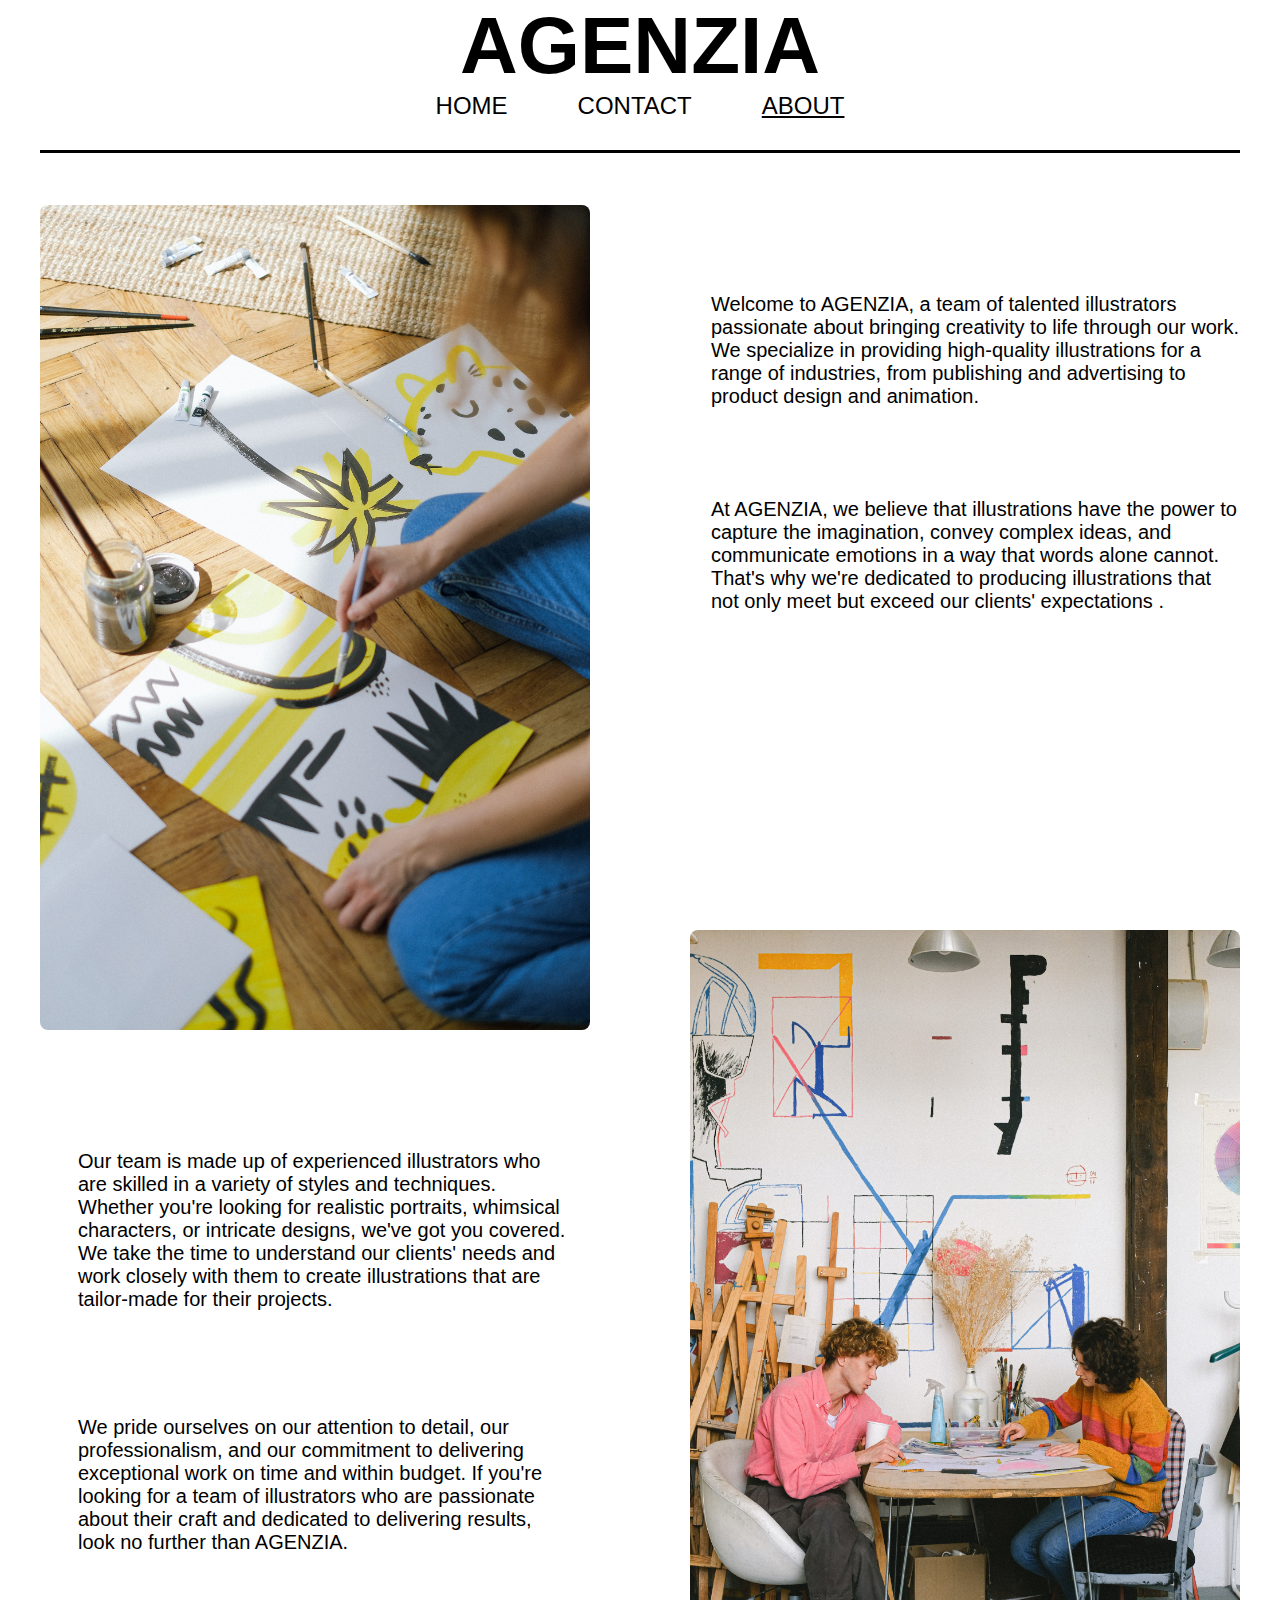
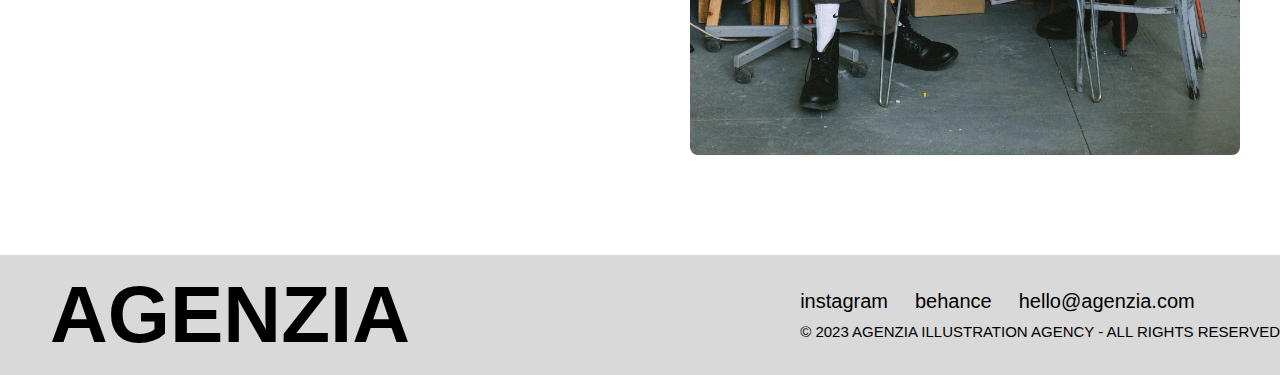
<file: about.html>
<!DOCTYPE html>
<html lang="en">
<head>
    <meta charset="UTF-8">
    <meta http-equiv="X-UA-Compatible" content="IE=edge">
    <meta name="viewport" content="width=device-width, initial-scale=1.0">
    <link rel="stylesheet" href="css/style.css">
    <title>ABOUT | AGENZIA</title>
    <link rel="icon" type="image/x-icon" href="./images/paint-palette.ico">
</head>
<body>
    <header>
        <p>AGENZIA</p>
        <nav>
            <ul>
                <li><a href="index.html">HOME</a></li>
                <li><a href="contact.html">CONTACT</a></li>
                <li><a class="active" href="about.html">ABOUT</a></li>
            </ul>
        </nav>
    </header>
    <main>
        <div class="about_first_block">
            <img src="images/about_1.jpg" alt="Image About 1">
            <div class="about_text1">
                <p>Welcome to AGENZIA, a team of talented illustrators <strong>passionate</strong> about bringing creativity to life through our work. We specialize in providing <strong>high-quality</strong> illustrations for a range of industries, from publishing and advertising to product design and animation.</p>
                <p>At AGENZIA, we believe that illustrations have the <strong>power to capture the imagination</strong>, convey complex ideas, and communicate emotions in a way that words alone cannot. That's why we're <strong>dedicated</strong> to producing illustrations that not only meet but <strong>exceed our clients' expectations</strong> .</p>   
            </div>
        </div>
        <div class="about_second_block">
            <div class="about_text2">
                <p>Our team is made up of experienced illustrators who are skilled in a <strong>variety of styles</strong> and techniques. Whether you're looking for realistic portraits, whimsical characters, or <strong>intricate designs</strong>, we've got you covered. We take the time to understand our <strong>clients' needs</strong> and work closely with them to create illustrations that are tailor-made for their projects.</p>
                <p>We pride ourselves on our <strong>attention to detail</strong>, our professionalism, and our commitment to delivering exceptional work on time and within budget. If you're looking for a team of illustrators who are <strong>passionate about their craft</strong> and dedicated to delivering results, look no further than AGENZIA.</p>
            </div>
            <img src="images/about_2.jpg" alt="Image About 2">
        </div>
    </main>
    <footer> <!-- sistemare responsive-->
        <h2><a href="index.html">AGENZIA</a></h2>
        <div>
            <div>
                <ul>
                    <li><a href="http://www.instagram.com">instagram</a></li>
                    <li><a href="http://www.behance.net">behance</a></li>
                    <li><a href="mailto:hello@agenzia.com">hello@agenzia.com</a></li>
                </ul>
            </div>
            <p>© 2023 AGENZIA ILLUSTRATION AGENCY - ALL RIGHTS RESERVED</p>
        </div>
    </footer>
</body>
</html>
</file>
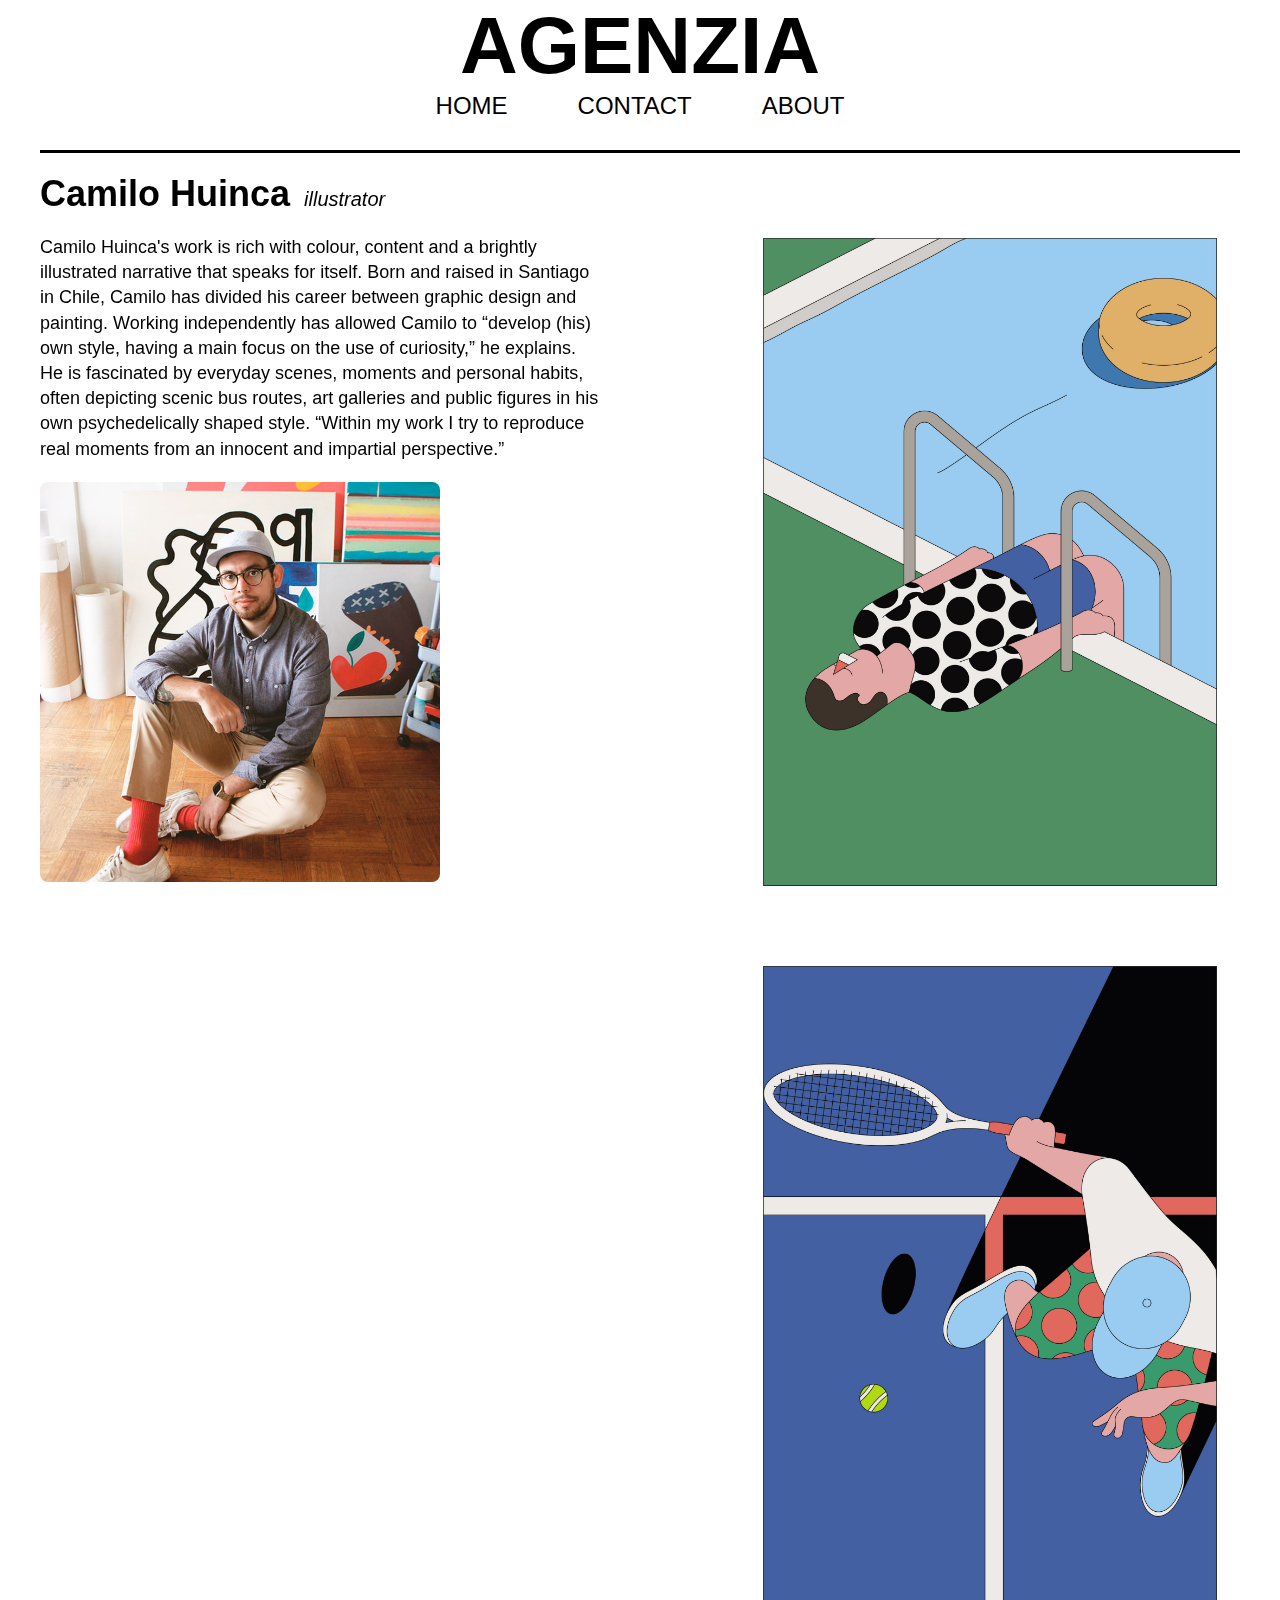
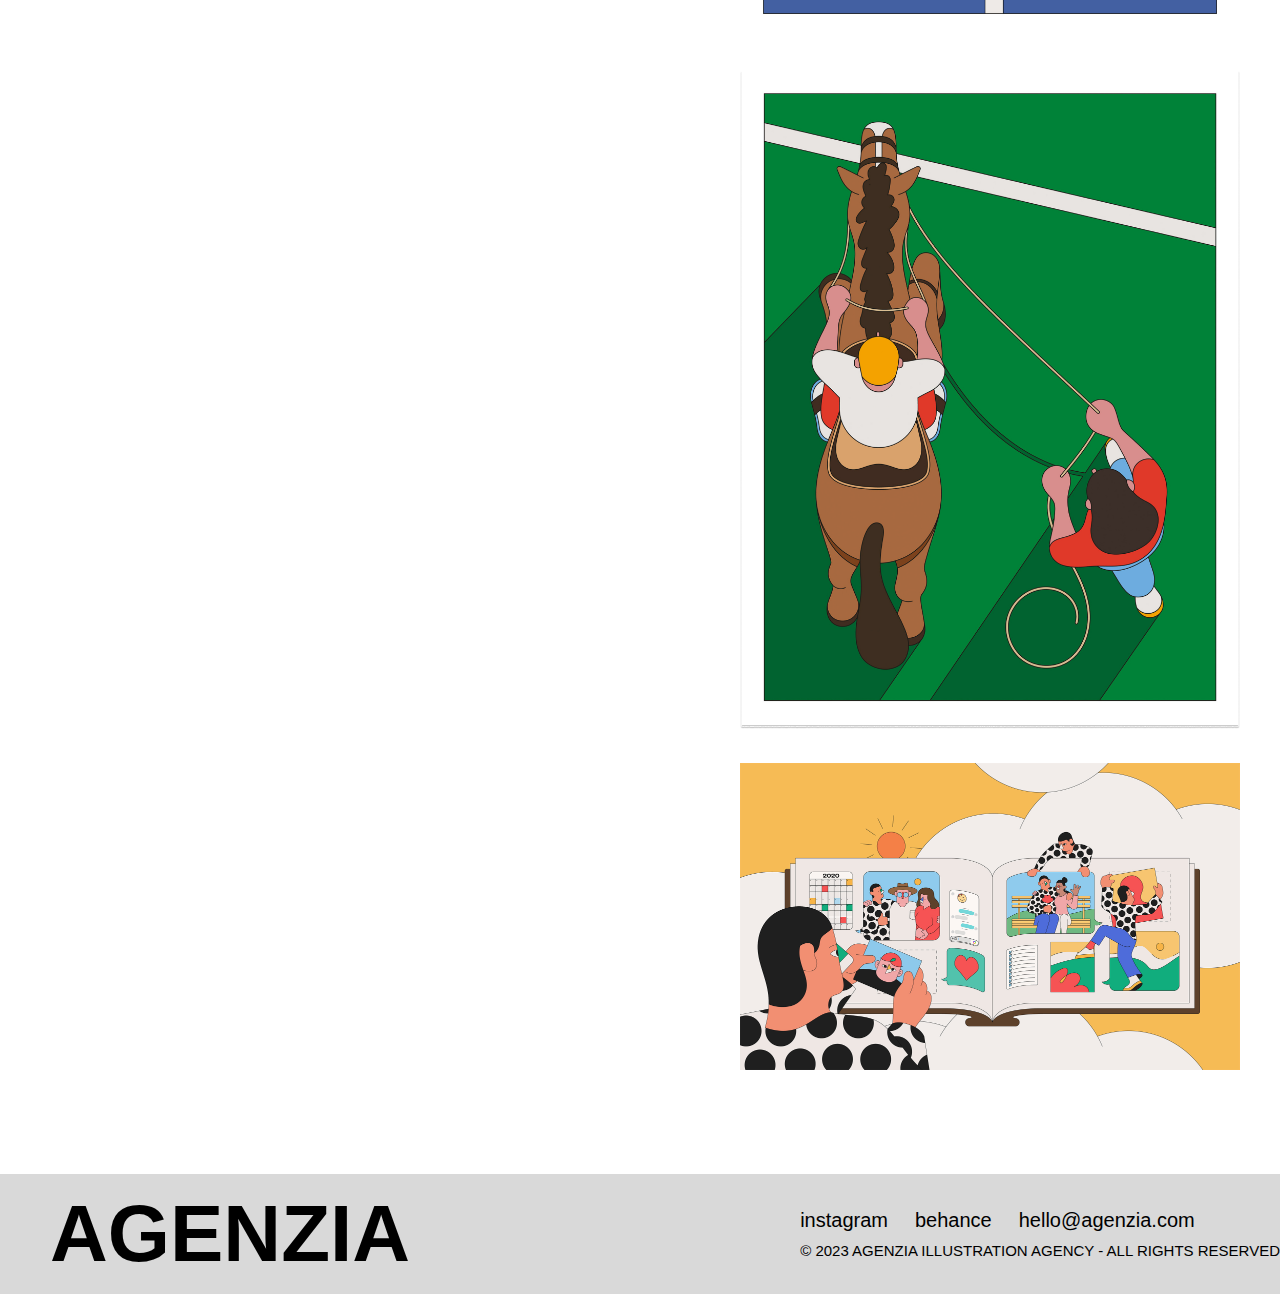
<file: camilo_huinca.html>
<!DOCTYPE html>
<html lang="en">
<head>
    <meta charset="UTF-8">
    <meta http-equiv="X-UA-Compatible" content="IE=edge">
    <meta name="viewport" content="width=device-width, initial-scale=1.0">
    <link rel="stylesheet" href="css/style.css">
    <title>Camilo Huinca | AGENZIA</title>
    <link rel="icon" type="image/x-icon" href="./images/paint-palette.ico">
</head>
<body>
    <header>
        <p>AGENZIA</p>
        <nav>
            <ul>
                <li><a href="index.html">HOME</a></li>
                <li><a href="contact.html">CONTACT</a></li>
                <li><a href="about.html">ABOUT</a></li>
            </ul>
        </nav>
    </header>
    <main>
        <div class="artist_name">
            <h2>Camilo Huinca</h2>
            <p>illustrator</p>
        </div>
        <div class="artist_page">
            <div class="bio">
                <p>Camilo Huinca's work is rich with colour, content and a brightly illustrated narrative that speaks for itself. Born and raised in Santiago in Chile, Camilo has divided his career between graphic design and painting. Working independently has allowed Camilo to “develop (his) own style, having a main focus on the use of curiosity,” he explains. He is fascinated by everyday scenes, moments and personal habits, often depicting scenic bus routes, art galleries and public figures in his own psychedelically shaped style. “Within my work I try to reproduce real moments from an innocent and impartial perspective.”</p>
                <img class="propic" src="images/artists/camilo_propic.jpg" alt="Camilo Huinca Profile Picture">
            </div>
            <div class="gallery">
                <a href="#myModal-1"><img src="images/artists/camilo_1.jpg" alt="Illustration 1"></a>
                <a href="#myModal-2"><img src="images/artists/camilo_2.jpg" alt="Illustration 2"></a>
                <a href="#myModal-3"><img src="images/artists/camilo_3.jpg" alt="Illustration 3"></a>
                <a href="#myModal-4"><img src="images/artists/camilo_4.jpg" alt="Illustration 4"></a>
            </div>
        </div>
    </main>
    <footer> <!-- sistemare responsive-->
        <h2><a href="index.html">AGENZIA</a></h2>
        <div>
            <div>
                <ul>
                    <li><a href="http://www.instagram.com">instagram</a></li>
                    <li><a href="http://www.behance.net">behance</a></li>
                    <li><a href="mailto:hello@agenzia.com">hello@agenzia.com</a></li>
                </ul>
            </div>
            <p>© 2023 AGENZIA ILLUSTRATION AGENCY - ALL RIGHTS RESERVED</p>
        </div>
    </footer>
    <div id="myModal-1" class="modal">
        <div class="modal-content">
          <a href="#" id="closeModal" class="close">&times;</a>
          <img src="images/artists/camilo_1.jpg">
        </div>
    </div>
    <div id="myModal-2" class="modal">
        <div class="modal-content">
          <a href="#" id="closeModal" class="close">&times;</a>
          <img src="images/artists/camilo_2.jpg">
        </div>
    </div>
    <div id="myModal-3" class="modal">
        <div class="modal-content">
          <a href="#" id="closeModal" class="close">&times;</a>
          <img src="images/artists/camilo_3.jpg">
        </div>
    </div>
    <div id="myModal-4" class="modal">
        <div class="modal-content">
          <a href="#" id="closeModal" class="close">&times;</a>
          <img src="images/artists/camilo_4.jpg">
        </div>
    </div>
</body>
</html>
</file>
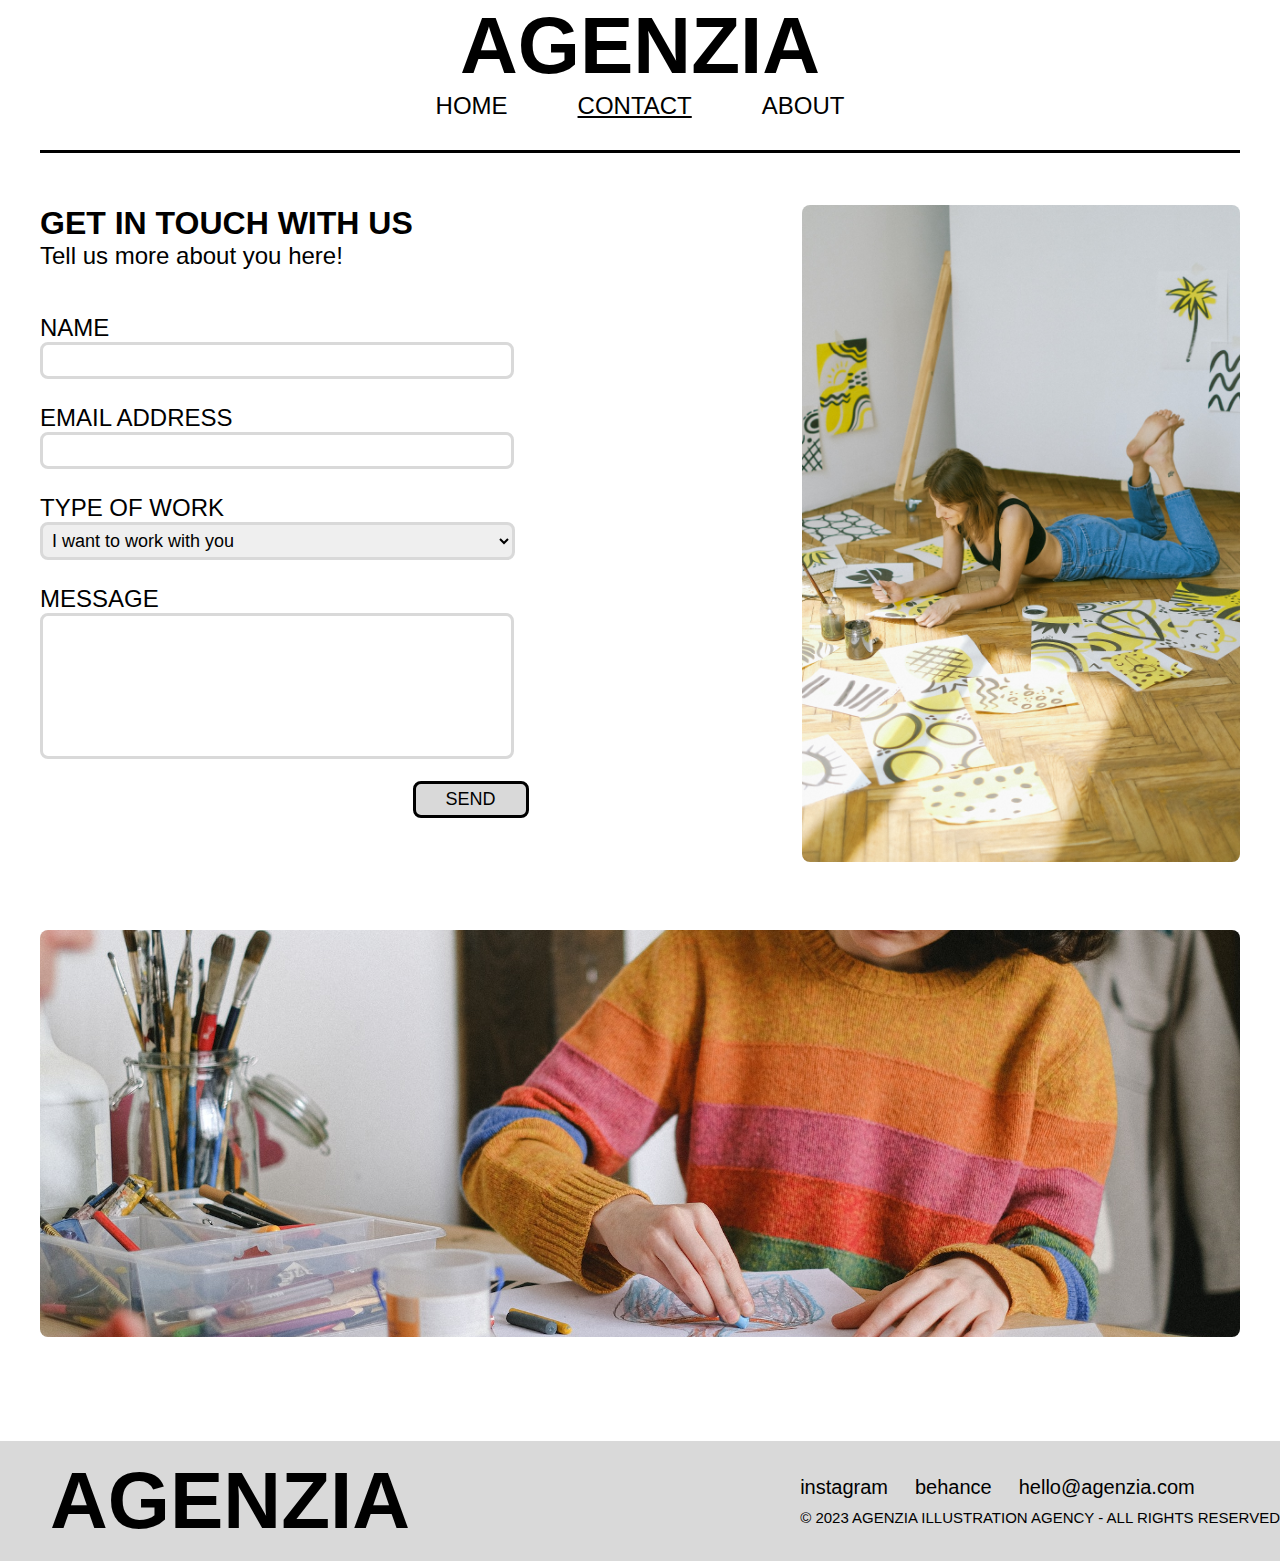
<file: contact.html>
<!DOCTYPE html>
<html lang="en">
<head>
    <meta charset="UTF-8">
    <meta http-equiv="X-UA-Compatible" content="IE=edge">
    <meta name="viewport" content="width=device-width, initial-scale=1.0">
    <link rel="stylesheet" href="css/style.css">
    <title>CONTACT | AGENZIA</title>
    <link rel="icon" type="image/x-icon" href="./images/paint-palette.ico">
</head>
<body>
    <header>
        <p>AGENZIA</p>
        <nav>
            <ul>
                <li><a href="index.html">HOME</a></li>
                <li><a class="active" href="contact.html">CONTACT</a></li>
                <li><a href="about.html">ABOUT</a></li>
            </ul>
        </nav>
    </header>
<main>
        <div class="contact_first_block">
            <div>
                <div>
                    <h2 class="contact_h2">GET IN TOUCH WITH US</h2>
                    <p class="contact_p">Tell us more about you here!</p>
                </div>
                    <div class="container">
                        <form action="contact.html">
                        <div class="row">
                          <div class="col-25">
                            <label for="name">NAME</label>
                          </div>
                          <div class="col-75">
                            <input type="text" id="name" name="name">
                          </div>
                        </div>
                        <div class="row">
                          <div class="col-25">
                            <label for="email">EMAIL ADDRESS</label>
                          </div>
                          <div class="col-75">
                            <input type="text" id="email" name="email">
                          </div>
                        </div>
                        <div class="row">
                          <div class="col-25">
                            <label for="work">TYPE OF WORK</label>
                          </div>
                          <div class="col-75">
                            <select id="type_of_work" name="type of work">
                              <option value="work_with_us">I want to work with you</option>
                              <option value="need_illustration">I need an illustration</option>
                            </select>
                          </div>
                        </div>
                        <div class="row">
                          <div class="col-25">
                            <label for="message">MESSAGE</label>
                          </div>
                          <div class="col-75" type="message">
                            <textarea id="message" name="message" style="height:130px"></textarea>
                          </div>
                        </div>
                        <br>
                        <div class="row" type="send">
                          <input type="submit" value="SEND">
                        </div>
                        </form>
                    </div>
            </div>
            <img class="contact_img1" src="images/contact_1.jpg" alt="Image Contact 1">
        </div>
        <img class="contact_img2" src="images/contact_2.jpg" alt="Image Contact 2">
    </main>
    <footer> <!-- sistemare responsive-->
        <h2><a href="index.html">AGENZIA</a></h2>
        <div>
            <div>
                <ul>
                    <li><a href="http://www.instagram.com">instagram</a></li>
                    <li><a href="http://www.behance.net">behance</a></li>
                    <li><a href="mailto:hello@agenzia.com">hello@agenzia.com</a></li>
                </ul>
            </div>
            <p>© 2023 AGENZIA ILLUSTRATION AGENCY - ALL RIGHTS RESERVED</p>
        </div>
    </footer>
</body>
</html>
</file>
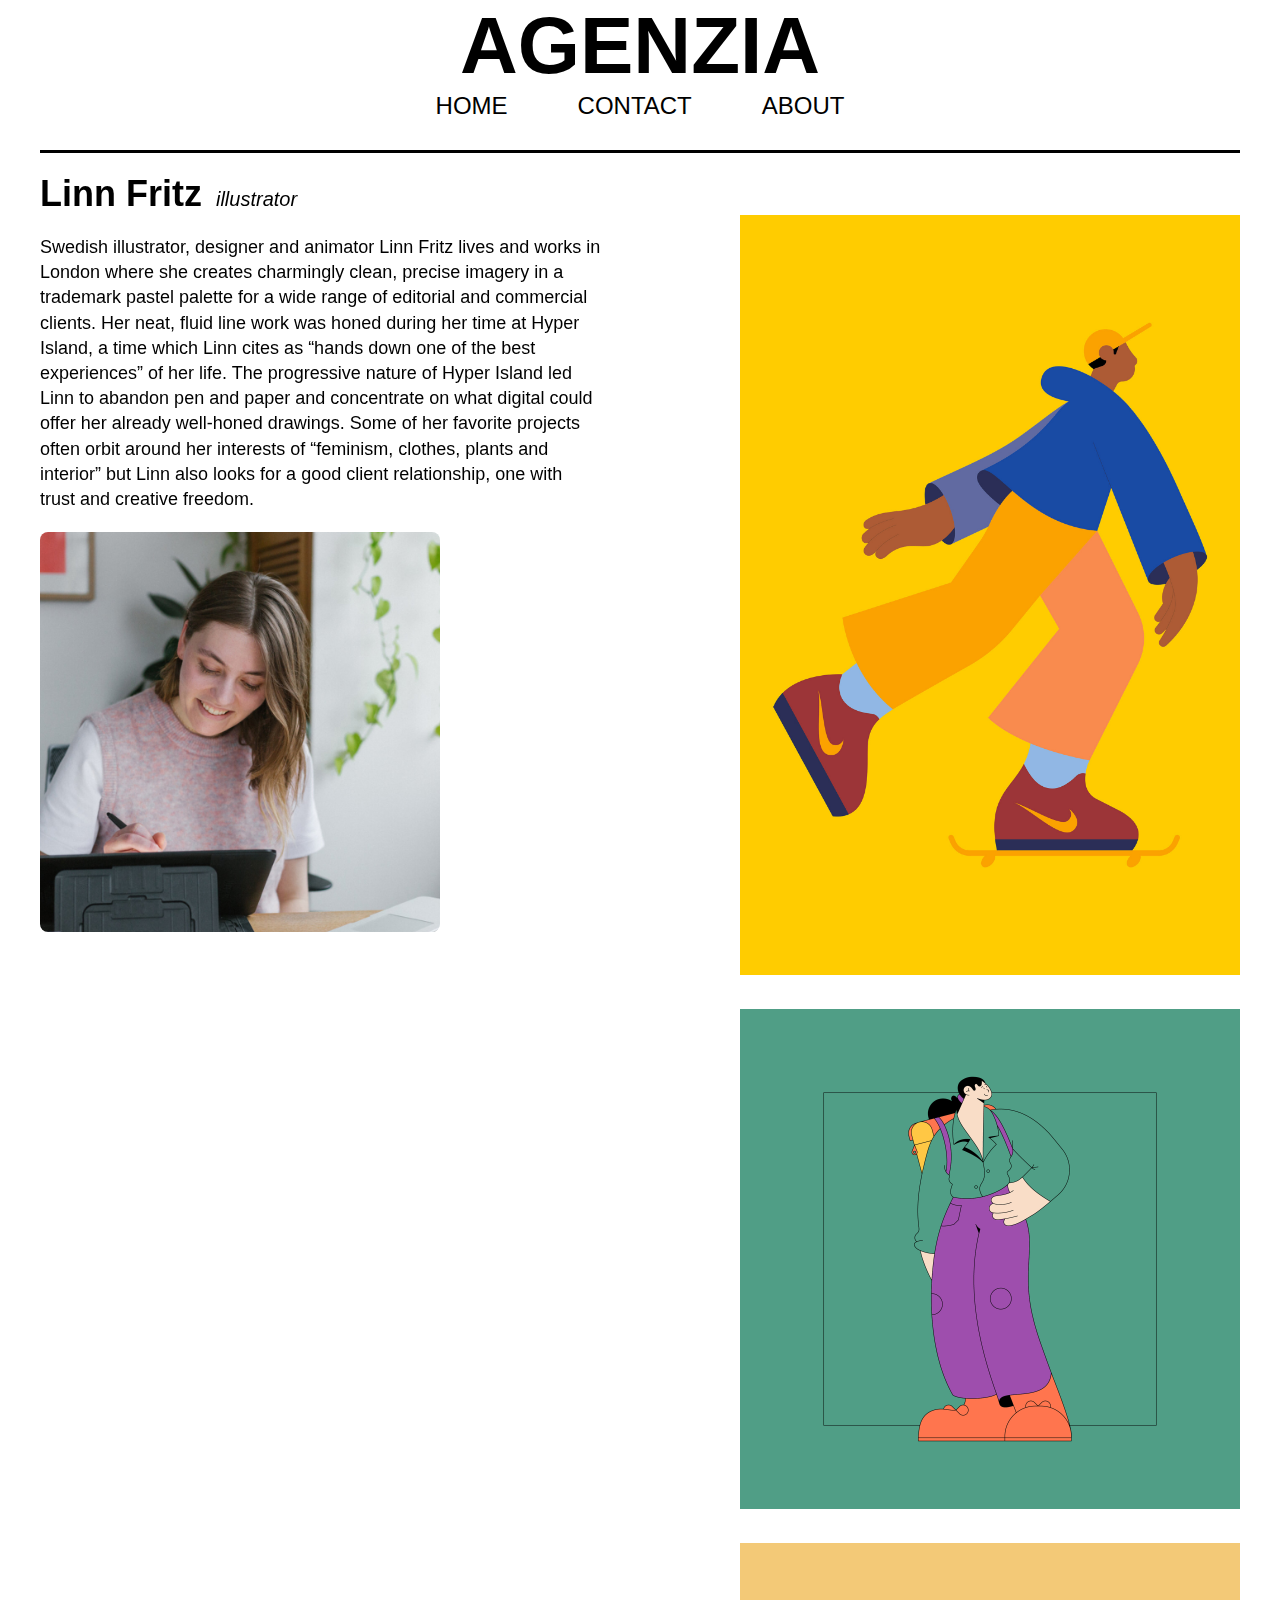
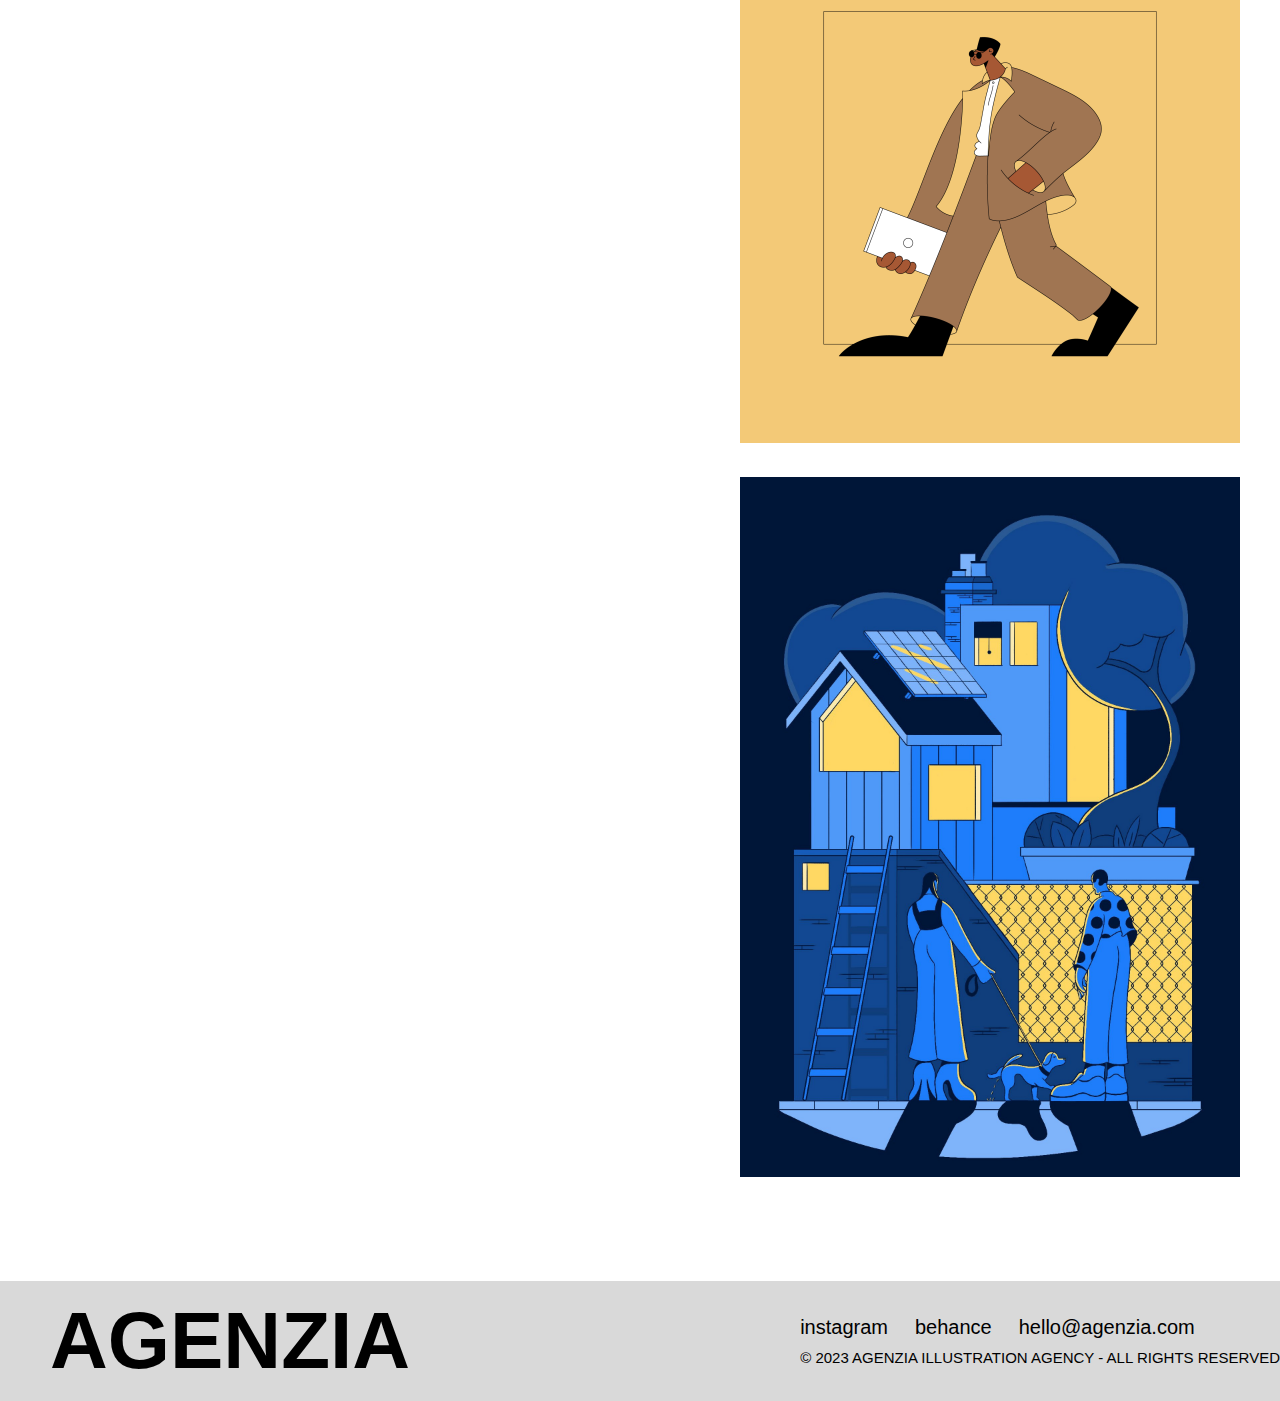
<file: linn_fritz.html>
<!DOCTYPE html>
<html lang="en">
<head>
    <meta charset="UTF-8">
    <meta http-equiv="X-UA-Compatible" content="IE=edge">
    <meta name="viewport" content="wi<!DOCTYPE html>
    <html lang="en">
    <head>
        <meta charset="UTF-8">
        <meta http-equiv="X-UA-Compatible" content="IE=edge">
        <meta name="viewport" content="width=device-width, initial-scale=1.0">
        <link rel="stylesheet" href="css/style.css">
        <title>Linn Fritz | AGENZIA</title>
        <link rel="icon" type="image/x-icon" href="./images/paint-palette.ico">
    </head>
    <body>
        <header>
            <p>AGENZIA</p>
            <nav>
                <ul>
                    <li><a href="index.html">HOME</a></li>
                    <li><a href="contact.html">CONTACT</a></li>
                    <li><a href="about.html">ABOUT</a></li>
                </ul>
            </nav>
        </header>
        <main>
            <div class="artist_name">
                <h2>Linn Fritz</h2>
                <p>illustrator</p>
            </div>
            <div class="artist_page">
                <div class="bio">
                    <p>Swedish illustrator, designer and animator Linn Fritz lives and works in London where she creates charmingly clean, precise imagery in a trademark pastel palette for a wide range of editorial and commercial clients. Her neat, fluid line work was honed during her time at Hyper Island, a time which Linn cites as “hands down one of the best experiences” of her life. The progressive nature of Hyper Island led Linn to abandon pen and paper and concentrate on what digital could offer her already well-honed drawings. Some of her favorite projects often orbit around her interests of “feminism, clothes, plants and interior” but Linn also looks for a good client relationship, one with trust and creative freedom.</p>
                    <img class="propic" src="images/artists/linn_propic.jpg" alt="Linn Fritz Profile Picture">
                </div>
                <div class="gallery">
                    <a href="#myModal-1"><img src="images/artists/linn_1.jpg" alt="Illustration 1"></a>
                    <a href="#myModal-2"><img src="images/artists/linn_2.jpg" alt="Illustration 2"></a>
                    <a href="#myModal-3"><img src="images/artists/linn_3.jpg" alt="Illustration 3"></a>
                    <a href="#myModal-4"><img src="images/artists/linn_4.jpg" alt="Illustration 4"></a>
                </div>
            </div>
        </main>
        <footer> <!-- sistemare responsive-->
            <h2><a href="index.html">AGENZIA</a></h2>
            <div>
                <div>
                    <ul>
                        <li><a href="http://www.instagram.com">instagram</a></li>
                        <li><a href="http://www.behance.net">behance</a></li>
                        <li><a href="mailto:hello@agenzia.com">hello@agenzia.com</a></li>
                    </ul>
                </div>
                <p>© 2023 AGENZIA ILLUSTRATION AGENCY - ALL RIGHTS RESERVED</p>
            </div>
        </footer>
        <div id="myModal-1" class="modal">
            <div class="modal-content">
              <a href="#" id="closeModal" class="close">&times;</a>
              <img src="images/artists/linn_1.jpg">
            </div>
        </div>
        <div id="myModal-2" class="modal">
            <div class="modal-content">
              <a href="#" id="closeModal" class="close">&times;</a>
              <img src="images/artists/linn_2.jpg">
            </div>
        </div>
        <div id="myModal-3" class="modal">
            <div class="modal-content">
              <a href="#" id="closeModal" class="close">&times;</a>
              <img src="images/artists/linn_3.jpg">
            </div>
        </div>
        <div id="myModal-4" class="modal">
            <div class="modal-content">
              <a href="#" id="closeModal" class="close">&times;</a>
              <img src="images/artists/linn_4.jpg">
            </div>
        </div>
    </body>
</html>
</file>
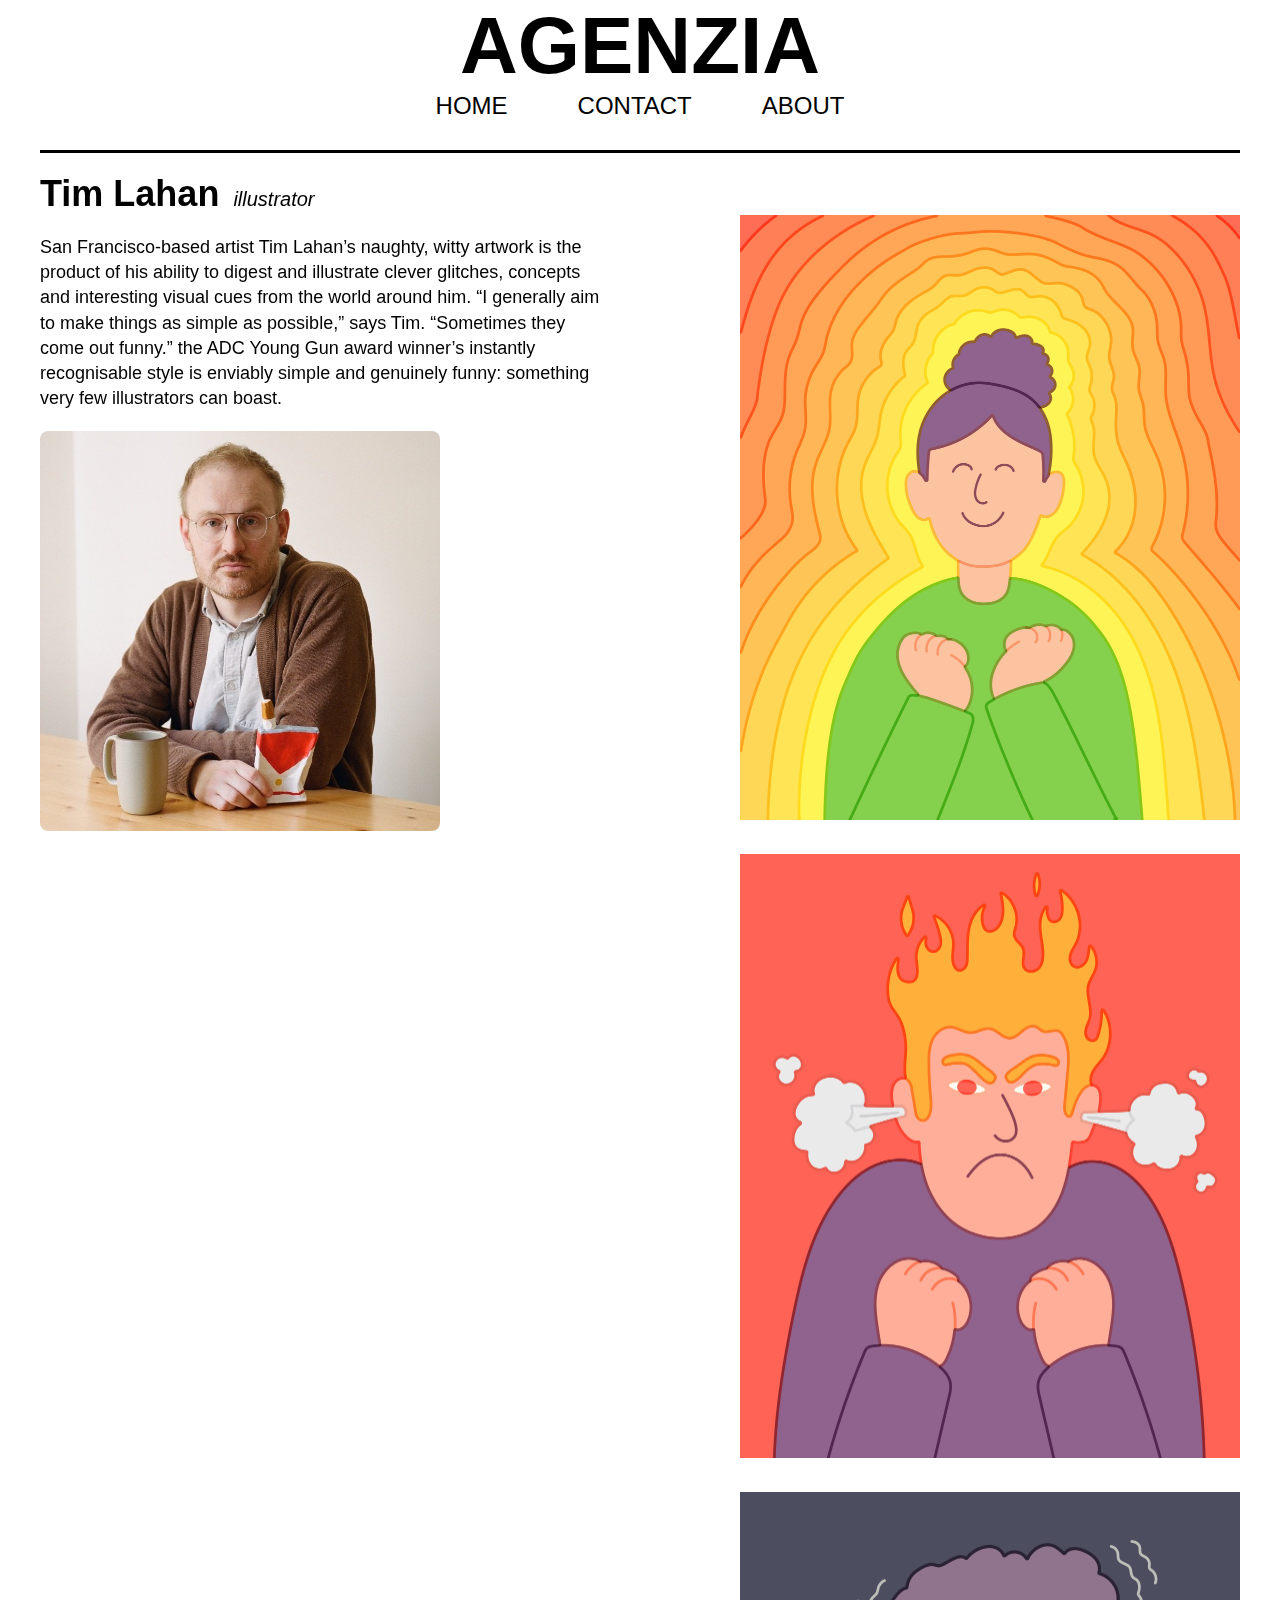
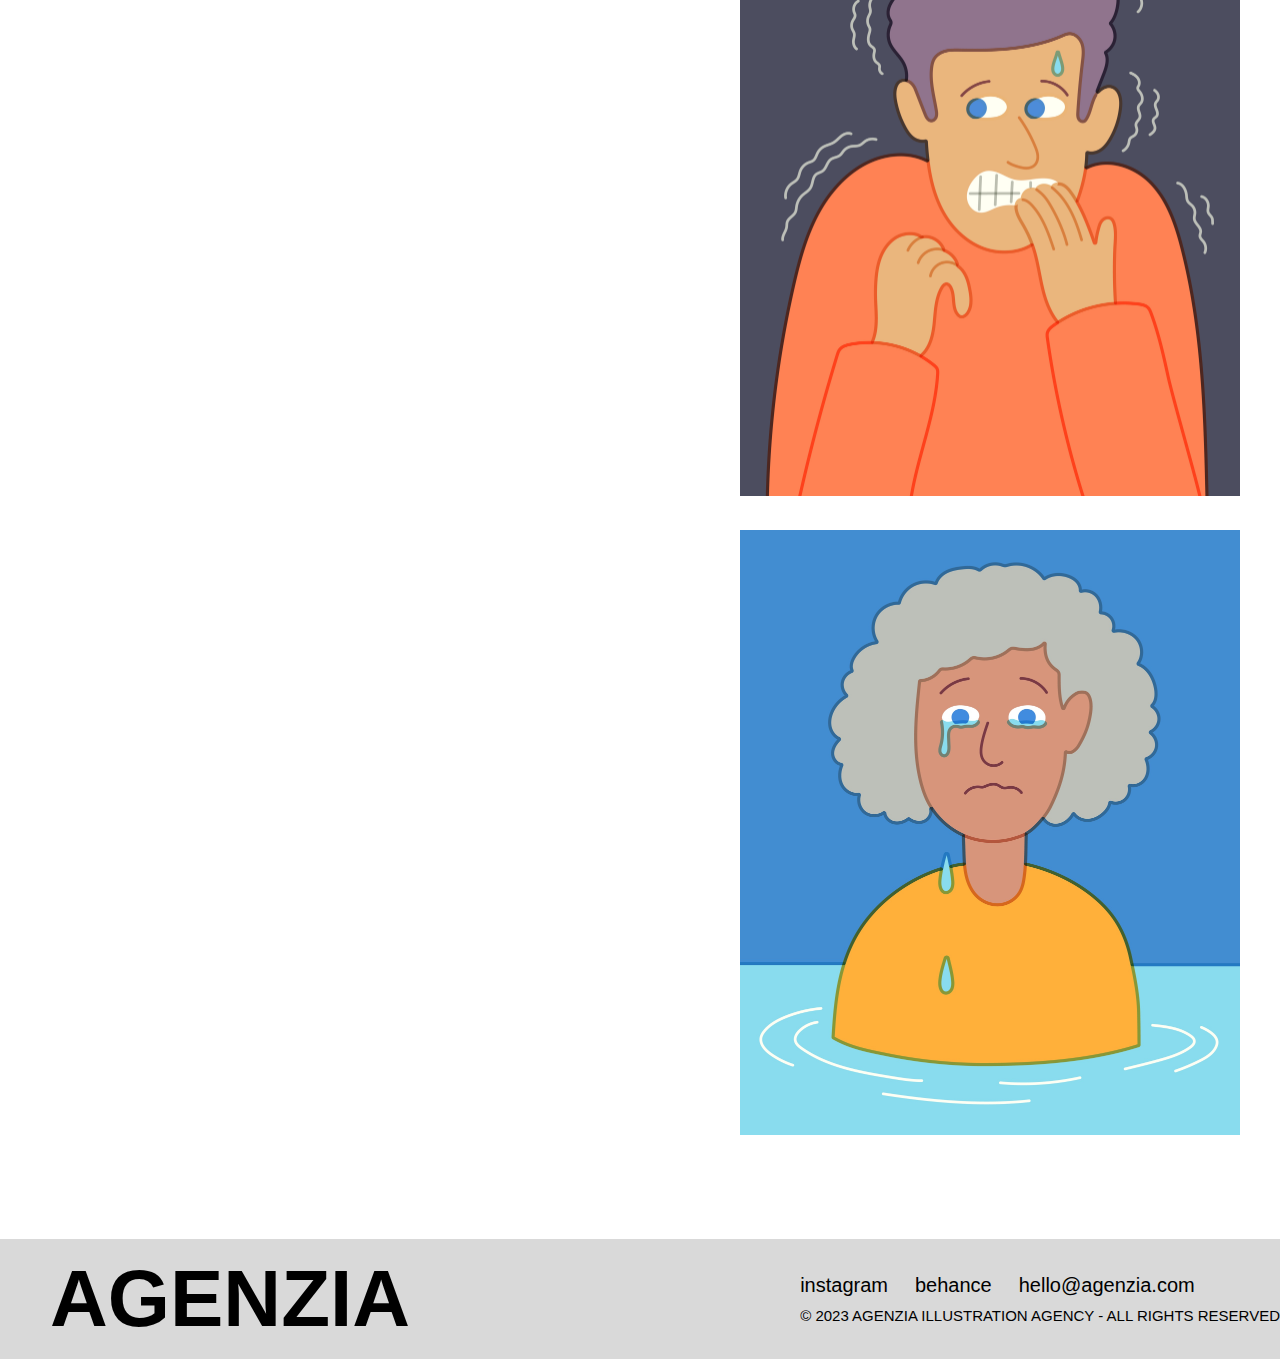
<file: tim_lahan.html>
<!DOCTYPE html>
<html lang="en">
<head>
    <meta charset="UTF-8">
    <meta http-equiv="X-UA-Compatible" content="IE=edge">
    <meta name="viewport" content="width=device-width, initial-scale=1.0">
    <link rel="stylesheet" href="css/style.css">
    <title>Tim Lahan | AGENZIA</title>
    <link rel="icon" type="image/x-icon" href="./images/paint-palette.ico">
</head>
<body>
    <header>
        <p>AGENZIA</p>
        <nav>
            <ul>
                <li><a href="index.html">HOME</a></li>
                <li><a href="contact.html">CONTACT</a></li>
                <li><a href="about.html">ABOUT</a></li>
            </ul>
        </nav>
    </header>
    <main>
        <div class="artist_name">
            <h2>Tim Lahan</h2>
            <p>illustrator</p>
        </div>
        <div class="artist_page">
            <div class="bio">
                <p>San Francisco-based artist Tim Lahan’s naughty, witty artwork is the product of his ability to digest and illustrate clever glitches, concepts and interesting visual cues from the world around him. “I generally aim to make things as simple as possible,” says Tim. “Sometimes they come out funny.”  the ADC Young Gun award winner’s instantly recognisable style is enviably simple and genuinely funny: something very few illustrators can boast.</p>
                <img class="propic" src="images/artists/tim_propic.jpg" alt="Tim Lahan Profile Picture">
            </div>
            <div class="gallery">
                <a href="#myModal-1"><img src="images/artists/tim_1.jpg" alt="Illustration 1"></a>
                <a href="#myModal-2"><img src="images/artists/tim_2.jpg" alt="Illustration 2"></a>
                <a href="#myModal-3"><img src="images/artists/tim_3.jpg" alt="Illustration 3"></a>
                <a href="#myModal-4"><img src="images/artists/tim_4.jpg" alt="Illustration 4"></a>
            </div>
        </div>
    </main>
    <footer> <!-- sistemare responsive-->
        <h2><a href="index.html">AGENZIA</a></h2>
        <div>
            <div>
                <ul>
                    <li><a href="http://www.instagram.com">instagram</a></li>
                    <li><a href="http://www.behance.net">behance</a></li>
                    <li><a href="mailto:hello@agenzia.com">hello@agenzia.com</a></li>
                </ul>
            </div>
            <p>© 2023 AGENZIA ILLUSTRATION AGENCY - ALL RIGHTS RESERVED</p>
        </div>
    </footer>
    <div id="myModal-1" class="modal">
        <div class="modal-content">
          <a href="#" id="closeModal" class="close">&times;</a>
          <img src="images/artists/tim_1.jpg">
        </div>
    </div>
    <div id="myModal-2" class="modal">
        <div class="modal-content">
          <a href="#" id="closeModal" class="close">&times;</a>
          <img src="images/artists/tim_2.jpg">
        </div>
    </div>
    <div id="myModal-3" class="modal">
        <div class="modal-content">
          <a href="#" id="closeModal" class="close">&times;</a>
          <img src="images/artists/tim_3.jpg">
        </div>
    </div>
    <div id="myModal-4" class="modal">
        <div class="modal-content">
          <a href="#" id="closeModal" class="close">&times;</a>
          <img src="images/artists/tim_4.jpg">
        </div>
    </div>
</body>
</html>
</file>
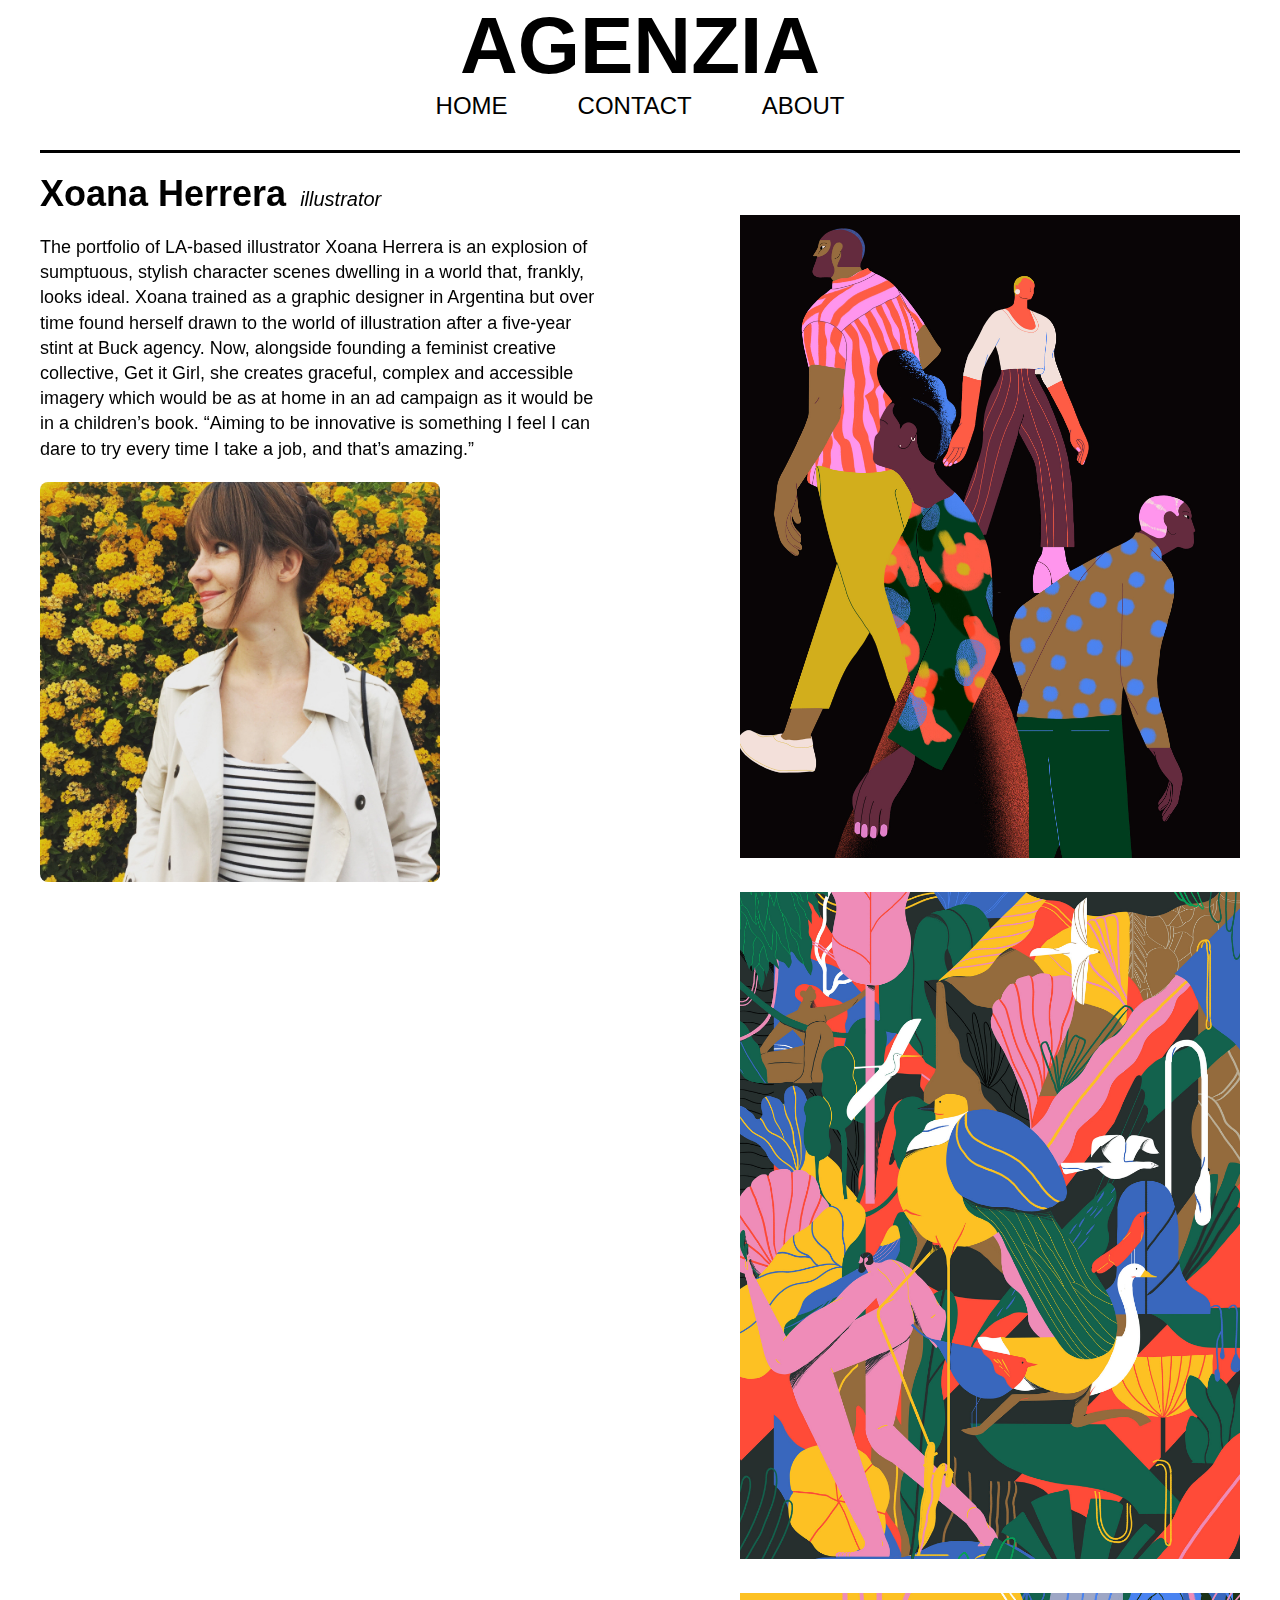
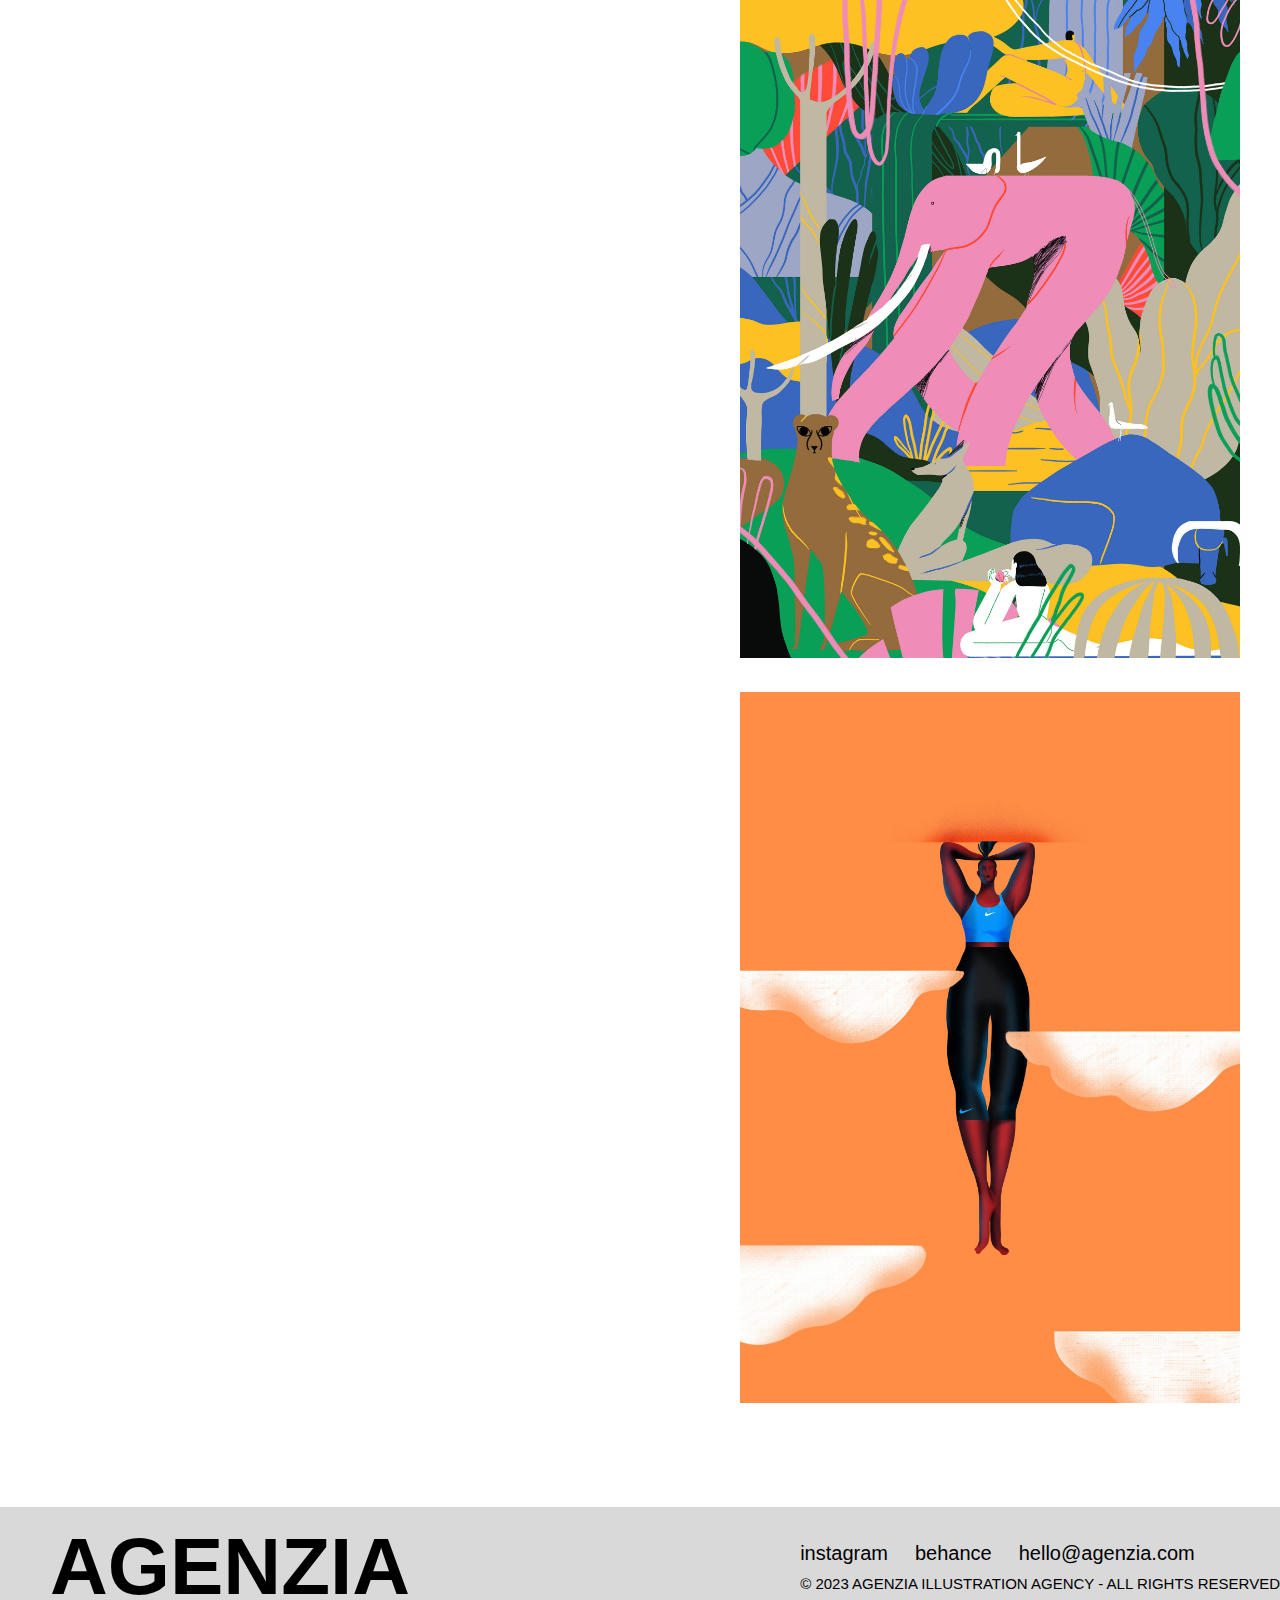
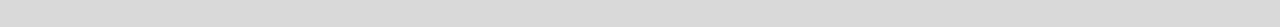
<file: xoana_herrera.html>
<!DOCTYPE html>
<html lang="en">
<head>
    <meta charset="UTF-8">
    <meta http-equiv="X-UA-Compatible" content="IE=edge">
    <meta name="viewport" content="width=device-width, initial-scale=1.0">
    <link rel="stylesheet" href="css/style.css">
    <title>Xoana Herrera | AGENZIA</title>
    <link rel="icon" type="image/x-icon" href="./images/paint-palette.ico">
</head>
<body>
    <header>
        <p>AGENZIA</p>
        <nav>
            <ul>
                <li><a href="index.html">HOME</a></li>
                <li><a href="contact.html">CONTACT</a></li>
                <li><a href="about.html">ABOUT</a></li>
            </ul>
        </nav>
    </header>
    <main>
        <div class="artist_name">
            <h2>Xoana Herrera</h2>
            <p>illustrator</p>
        </div>
        <div class="artist_page">
            <div class="bio">
                <p>The portfolio of LA-based illustrator Xoana Herrera is an explosion of sumptuous, stylish character scenes dwelling in a world that, frankly, looks ideal. Xoana trained as a graphic designer in Argentina but over time found herself drawn to the world of illustration after a five-year stint at Buck agency. Now, alongside founding a feminist creative collective, Get it Girl, she creates graceful, complex and accessible imagery which would be as at home in an ad campaign as it would be in a children’s book. “Aiming to be innovative is something I feel I can dare to try every time I take a job, and that’s amazing.”</p>
                <img class="propic" src="images/artists/xoana_propic.jpg" alt="Xoana Herrera Profile Picture">
            </div>
            <div class="gallery">
                <a href="#myModal-1"><img src="images/artists/xoana_1.jpg" alt="Illustration 1"></a>
                <a href="#myModal-2"><img src="images/artists/xoana_2.jpg" alt="Illustration 2"></a>
                <a href="#myModal-3"><img src="images/artists/xoana_3.jpg" alt="Illustration 3"></a>
                <a href="#myModal-4"><img src="images/artists/xoana_4.jpg" alt="Illustration 4"></a>
            </div>
        </div>
    </main>
    <footer> <!-- sistemare responsive-->
        <h2><a href="index.html">AGENZIA</a></h2>
        <div>
            <div>
                <ul>
                    <li><a href="http://www.instagram.com">instagram</a></li>
                    <li><a href="http://www.behance.net">behance</a></li>
                    <li><a href="mailto:hello@agenzia.com">hello@agenzia.com</a></li>
                </ul>
            </div>
            <p>© 2023 AGENZIA ILLUSTRATION AGENCY - ALL RIGHTS RESERVED</p>
        </div>
    </footer>
    <div id="myModal-1" class="modal">
        <div class="modal-content">
          <a href="#" id="closeModal" class="close">&times;</a>
          <img src="images/artists/xoana_1.jpg">
        </div>
    </div>
    <div id="myModal-2" class="modal">
        <div class="modal-content">
          <a href="#" id="closeModal" class="close">&times;</a>
          <img src="images/artists/xoana_2.jpg">
        </div>
    </div>
    <div id="myModal-3" class="modal">
        <div class="modal-content">
          <a href="#" id="closeModal" class="close">&times;</a>
          <img src="images/artists/xoana_3.jpg">
        </div>
    </div>
    <div id="myModal-4" class="modal">
        <div class="modal-content">
          <a href="#" id="closeModal" class="close">&times;</a>
          <img src="images/artists/xoana_4.jpg">
        </div>
    </div>
</body>
</html>
</file>
<file: css/style.css>
body {
    margin: 0;
}

body header p {
    font-family: 'Space Grotesk', sans-serif;
    font-weight: bold;
    font-size: 80px;
    margin: 0;
    text-align: center;
}

header a {
    color: black;
    text-decoration: none;
}

body nav {
    font-family: 'Poppins', sans-serif;
    font-weight: 500;
    font-size: 24px;
    display: block;
}

body nav ul {
    list-style-type: none;
    margin: 0;
    padding: 0;
    display: flex;
    gap: 70px;
    justify-content: center;
}

body nav ul li:hover {
    text-decoration: underline;
}

body nav ul li a.active {
    text-decoration: underline;
}

.hero img{
    margin-top: 35px;
    display: block;
    width: 100%;
    height: 500px;
    object-fit: cover;
}

.hero {
    /*display: flex;
    flex-direction: column;
    align-items: center;*/
    display: flex;
    flex-direction: column;
    background-image: url("../images/hero_background.jpg");
    height: 500px;
    align-self: center;
    background-repeat: no-repeat;
    background-size: cover;
    background-attachment: fixed;
    align-items: center;
    justify-content: center;
    margin-top: 30px;
}

.hero p {
    font-family: 'Space Grotesk', sans-serif;
    font-weight: bold;
    font-size: 48px;
    margin: 0;
    color: black;
    /*background-color: #ffffff;
    position: absolute;
    top: 35%;
    left: 17%;
    text-align: center;
    transform: translate(0, -275px);
    width: 1268px;*/
}

main {
    max-width: 1200px;
    margin: auto;
}

main section {
    font-family: 'Space Grotesk', sans-serif;
    font-weight: 600;
    font-size: 36px;
}

.grid {
    margin: 34px auto;
    display: grid;
    grid-template-columns: repeat(auto-fit, minmax(350px, 1fr));
    gap: 22px;
}

main div.card {
    background: #fff;
    border-radius: 10px;
}

main div.card img {
    border-radius: 8px;
    object-fit: cover;
    height: 385px;
    width: 100%;
}

main div img {
    border-radius: 8px;
}

main div.card h2 {
    font-family: 'Space Grotesk', sans-serif;
    font-weight: 400;
    font-size: 30px;
    margin: 0;
    padding: 13px 20px 0px 0px;
}

main div.card p {
    font-family: 'Poppins', sans-serif;
    font-weight: 200;
    font-size: 20px;
    font-style: italic;
    margin: 0;
    padding: 0 20px 20px 0px;
}

footer {
    background-color: #d9d9d9;
    margin: 0;
    height: 120px;
    display: flex;
    align-items: center;
    justify-content: space-between;
}

footer h2 {
    font-family: 'Space Grotesk', sans-serif;
    font-weight: bold;
    font-size: 80px;
    margin: 0;
    padding-left: 50px;
}

footer div {
    font-family: 'Poppins', sans-serif;
    font-weight: 400;
    font-size: 20px;
}

footer div ul {
    list-style-type: none;
    margin: 0;
    padding: 0;
    display: flex;
    gap: 27px;
}

footer a {
    color: black;
    text-decoration: none;
}

footer a:hover {
    text-decoration: underline;
}

footer p {
    font-family: 'Poppins', sans-serif;
    font-weight: 300;
    font-size: 15px;
    margin: 0;
    padding-top: 10px;
}

footer div div {
    padding-right: 50px;
}

main div.about_first_block img {
    width: 550px;
    object-fit: cover;
    margin-top: 52px;
}

main div.about_first_block {
    border-top: 3px solid black;
    display: flex;
    margin-top: 30px;
    gap: 121px;
}

.about_text1 {
    font-family: 'Poppins', sans-serif;
    font-weight: 300;
    font-size: 20px;
    display: flex;
    flex-direction: column;
    padding-top: 120px;
    gap: 50px;
}

.about_second_block {
    display: flex;
    margin: 0;
    gap: 121px;
}

.about_second_block img {
    width: 550px;
    object-fit: cover;
    transform: translate(0px, -100px);
}

.about_text2 {
    font-family: 'Poppins', sans-serif;
    font-weight: 300;
    font-size: 20px;
    display: flex;
    flex-direction: column;
    gap: 65px;
    padding: 100px 0 0 38px;
}

.contact_img1 {
    width: 438px;
    object-fit: cover;
    margin-top: 52px;
}

.contact_h2 {
    font-family: 'Space Grotesk', sans-serif;
    font-weight: 600;
    font-size: 32px;
    padding-top: 52px;
    margin: 0;
}

.contact_p {
    font-family: 'Poppins', sans-serif;
    font-weight: 400;
    font-size: 24px;
    padding: 0;
    margin: 0;
}

.contact_first_block {
    border-top: 3px solid black;
    margin-top: 30px;
    display: flex;
    justify-content: space-between;
}

.contact_img2 {
    width: 100%;
    height: 407px;
    object-fit: cover;
    object-position: 0 -280px;
    border-radius: 8px;
    margin: 68px 0 100px 0;
}

input[type=text], select, textarea {
    width: 458px;
    padding: 5px;
    border: 3px solid #d9d9d9;
    border-radius: 8px;
    resize: none;
    font-family: 'Poppins', sans-serif;
    font-weight: 400;
    font-size: 18px;
}
  
label {
    padding: 12px 12px 12px 0;
    display: inline-block;
}
  
input[type=submit] {
    background-color: #d9d9d9;
    color: white;
    padding: 5px 30px;
    border: 3px solid black;
    border-radius: 8px;
    cursor: pointer;
    float: right;
}
  
input[type=submit]:hover {
    background-color: black;
 }
  
.container {
    padding-top: 44px;
    margin: 0;
}
  
.col-25 {
    float: left;
    width: 100%;
}
  
.col-75 {
    float: left;
    padding-bottom: 25px;
}
  
.row::after {
    content: "";
    display: table;
    clear: both;
}

.container label {
    font-family: 'Poppins', sans-serif;
    font-weight: 400;
    font-size: 24px;
    padding: 0;
}

.row input {
    font-family: 'Poppins', sans-serif;
    font-weight: 400;
    font-size: 18px;
    color: black;
}

.row input[type=submit]:hover {
    color: #d9d9d9;
}

.col-75 select {
    font-family: 'Poppins', sans-serif;
    font-weight: 400;
    font-size: 18px;
}

.row[type="send"] {
    padding-right: 178px;
}

.col-75[type="message"] {
    margin: 0;
    padding: 0;
}

.col-75 select#type_of_work {
    width: 475px;
}

.artist_name {
    border-top: 3px solid black;
    margin-top: 30px;
    padding-top: 20px;
    position: sticky;
    top: -4px;
    align-self: flex-start;
}

.artist_name h2 {
    font-family: 'Space Grotesk', sans-serif;
    font-weight: 600;
    font-size: 36px;
    display: inline;
    padding-right: 10px;
}

.artist_name p {
    font-family: 'Poppins', sans-serif;
    font-weight: 300;
    font-size: 20px;
    font-style: italic;
    display: inline;
}

.propic {
    width: 400px;
    height: 400px;
    object-fit: cover;
}

.bio {
    max-width: 561px;
    position: sticky;
    top: 65px;
    align-self: flex-start;
}

.bio p {
    font-family: 'Poppins', sans-serif;
    font-weight: 400;
    font-size: 18px;
    margin: 20px 0;
    line-height: 1.4;
}

.artist_page {
    display: flex;
    justify-content: space-between;
}

.gallery img {
    max-width: 500px;
    border-radius: 0;
}

.gallery {
    display: flex;
    flex-direction: column;
    gap: 30px;
    margin-bottom: 100px;
}




.modal {
    display: none;
    position: fixed;
    z-index: 9999;
    left: 0;
    top: 0;
    width: 100%;
    height: 100%;
    overflow: auto;
    background-color: rgba(0, 0, 0, 0.8);
  }
  
  .modal:target {
    display: block;
  }
  
  .modal-content {
    display: flex;
    justify-content: center;
    align-items: center;
    height: 100%;
  }
  
  .modal img {
    max-width: 80%;
    max-height: 80%;
  }
  
  .close {
    color: #fff;
    position: absolute;
    top: 20px;
    right: 30px;
    font-size: 30px;
    font-weight: bold;
    cursor: pointer;
    text-decoration: none;
  }
  
  .close:hover {
    color: #ccc;
  }
</file>
